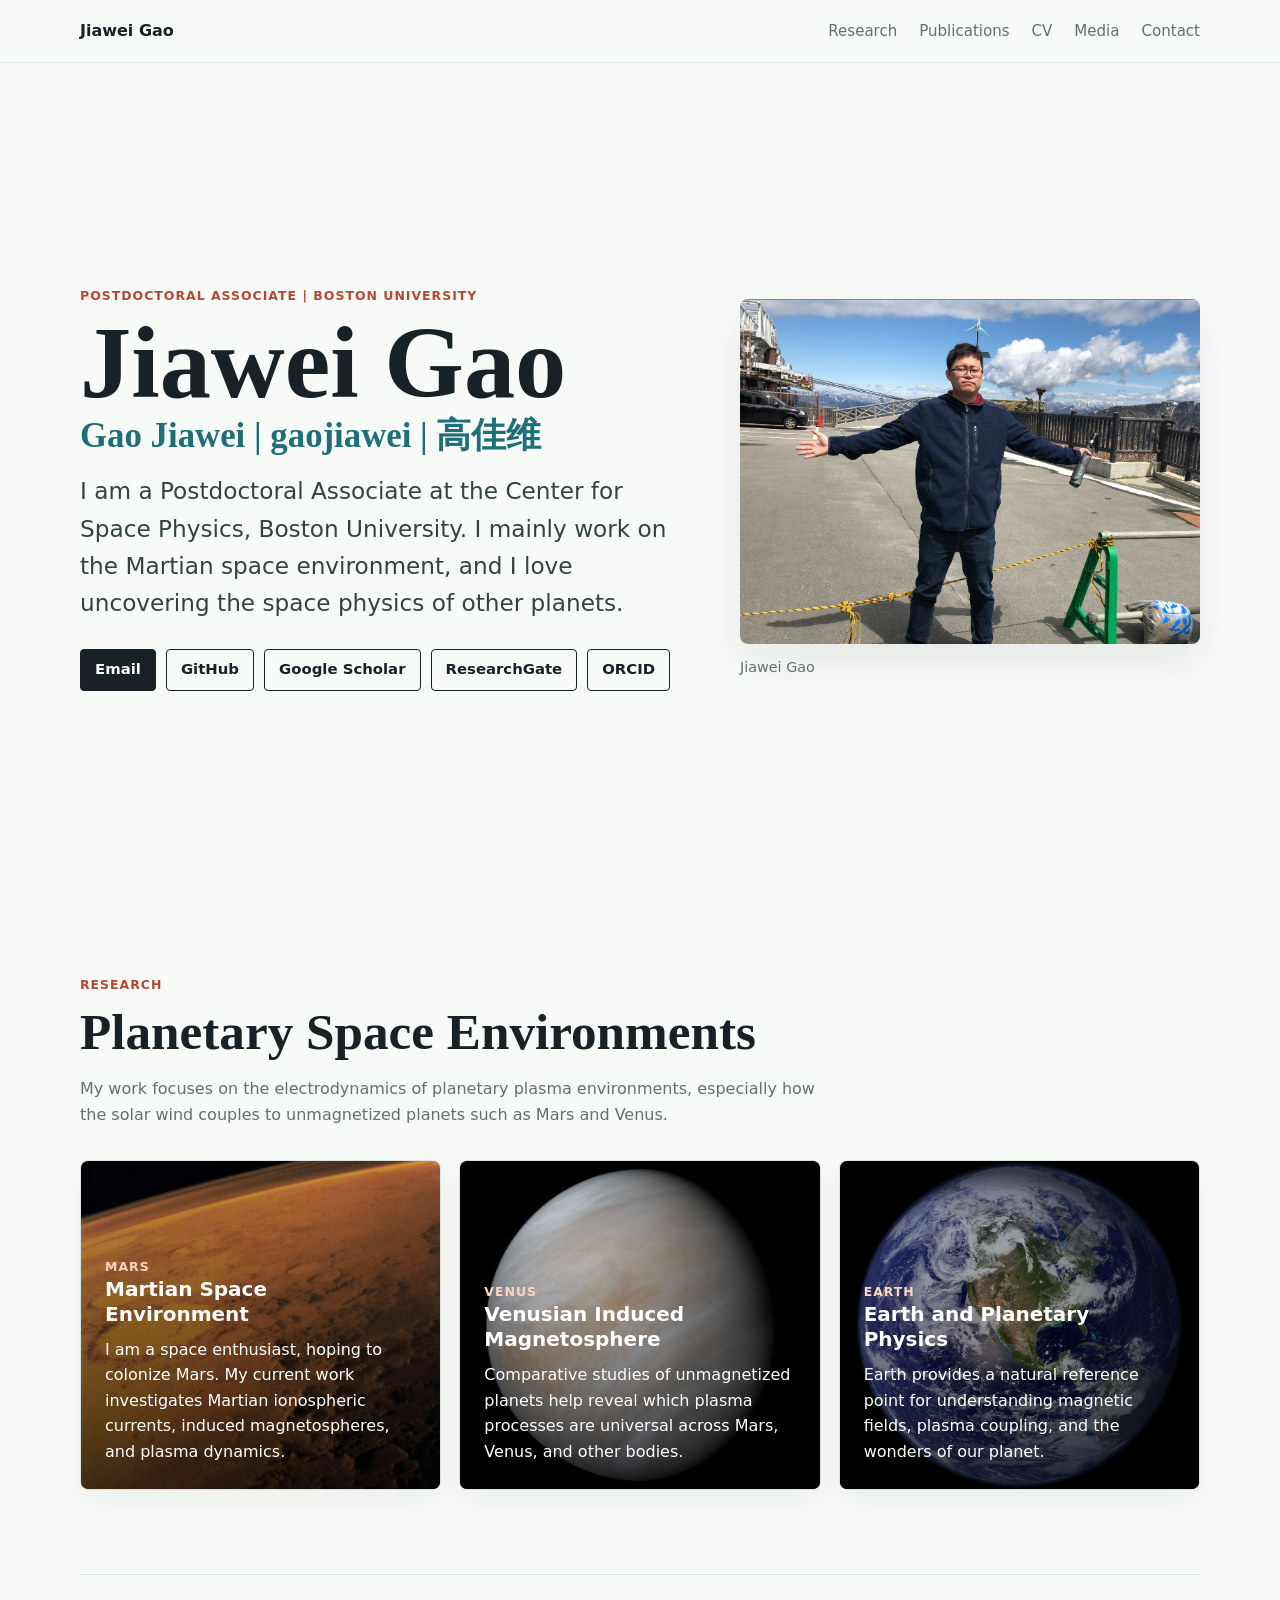
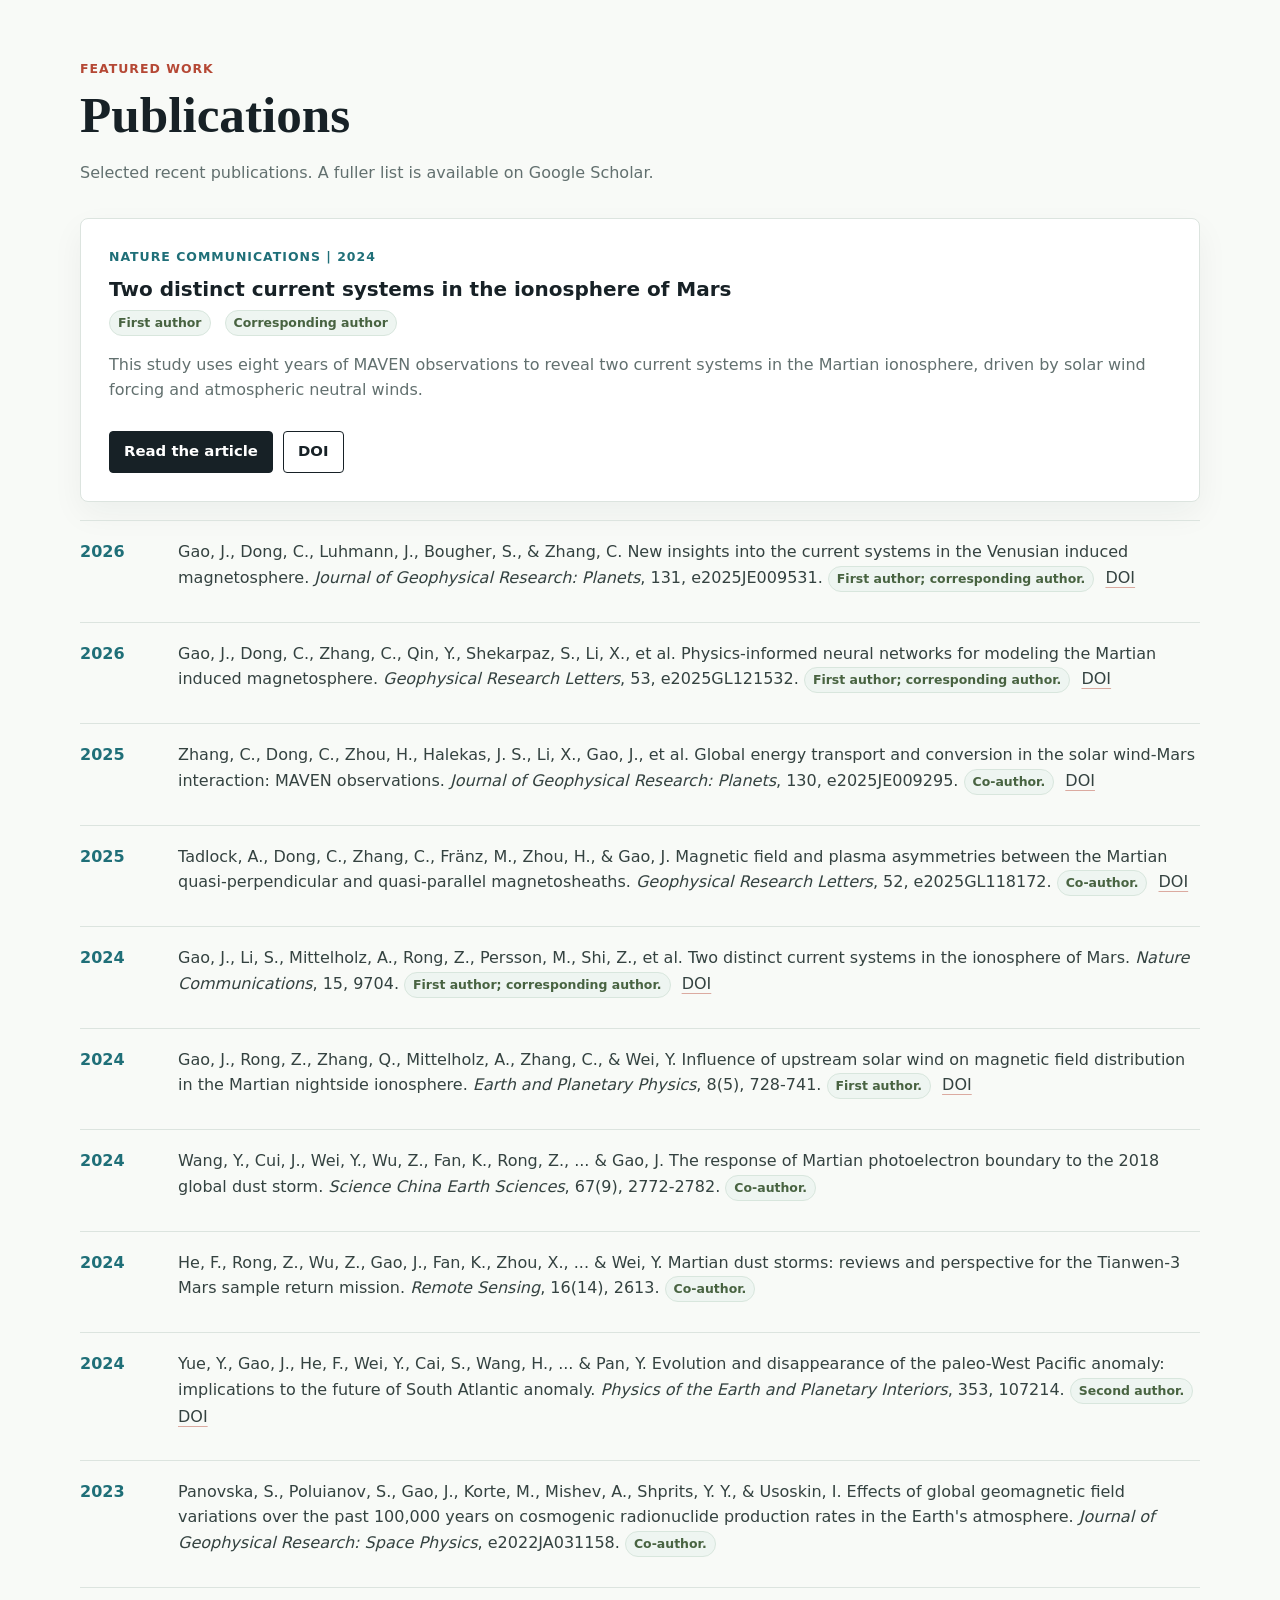
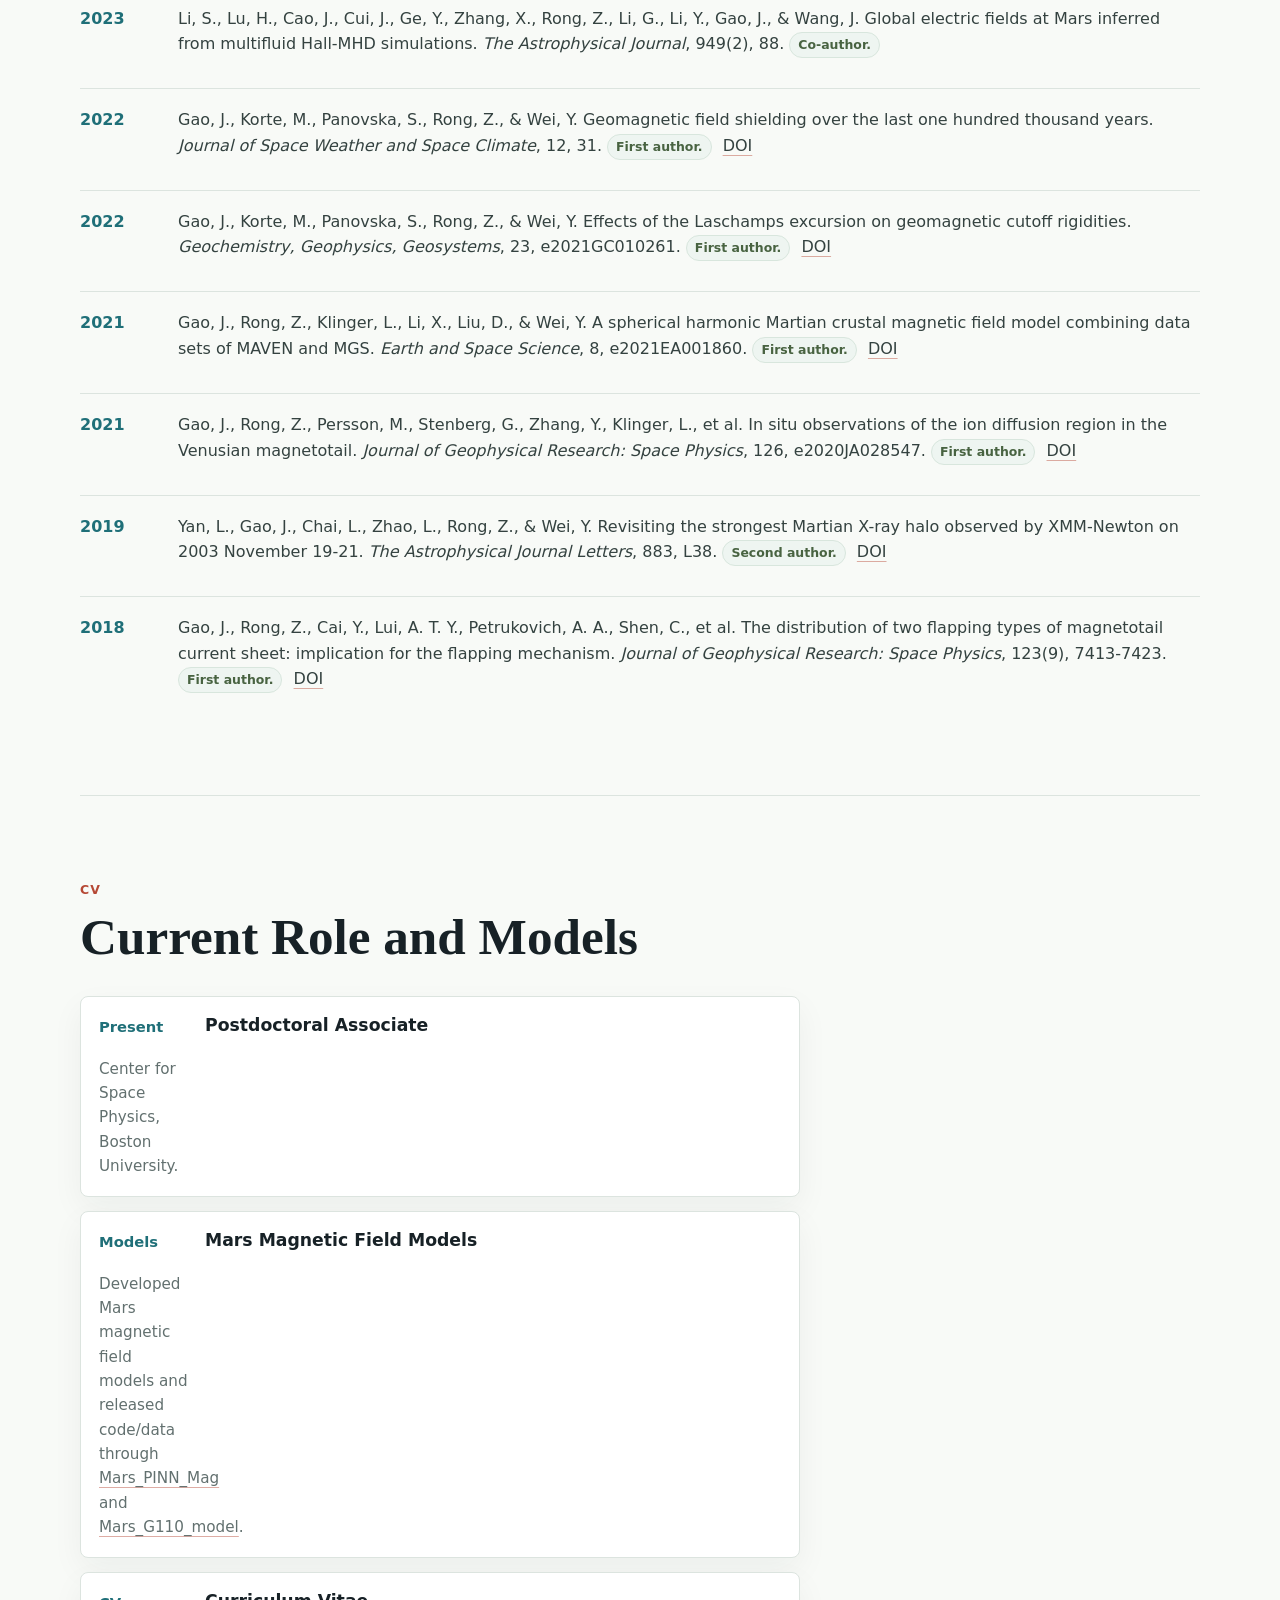
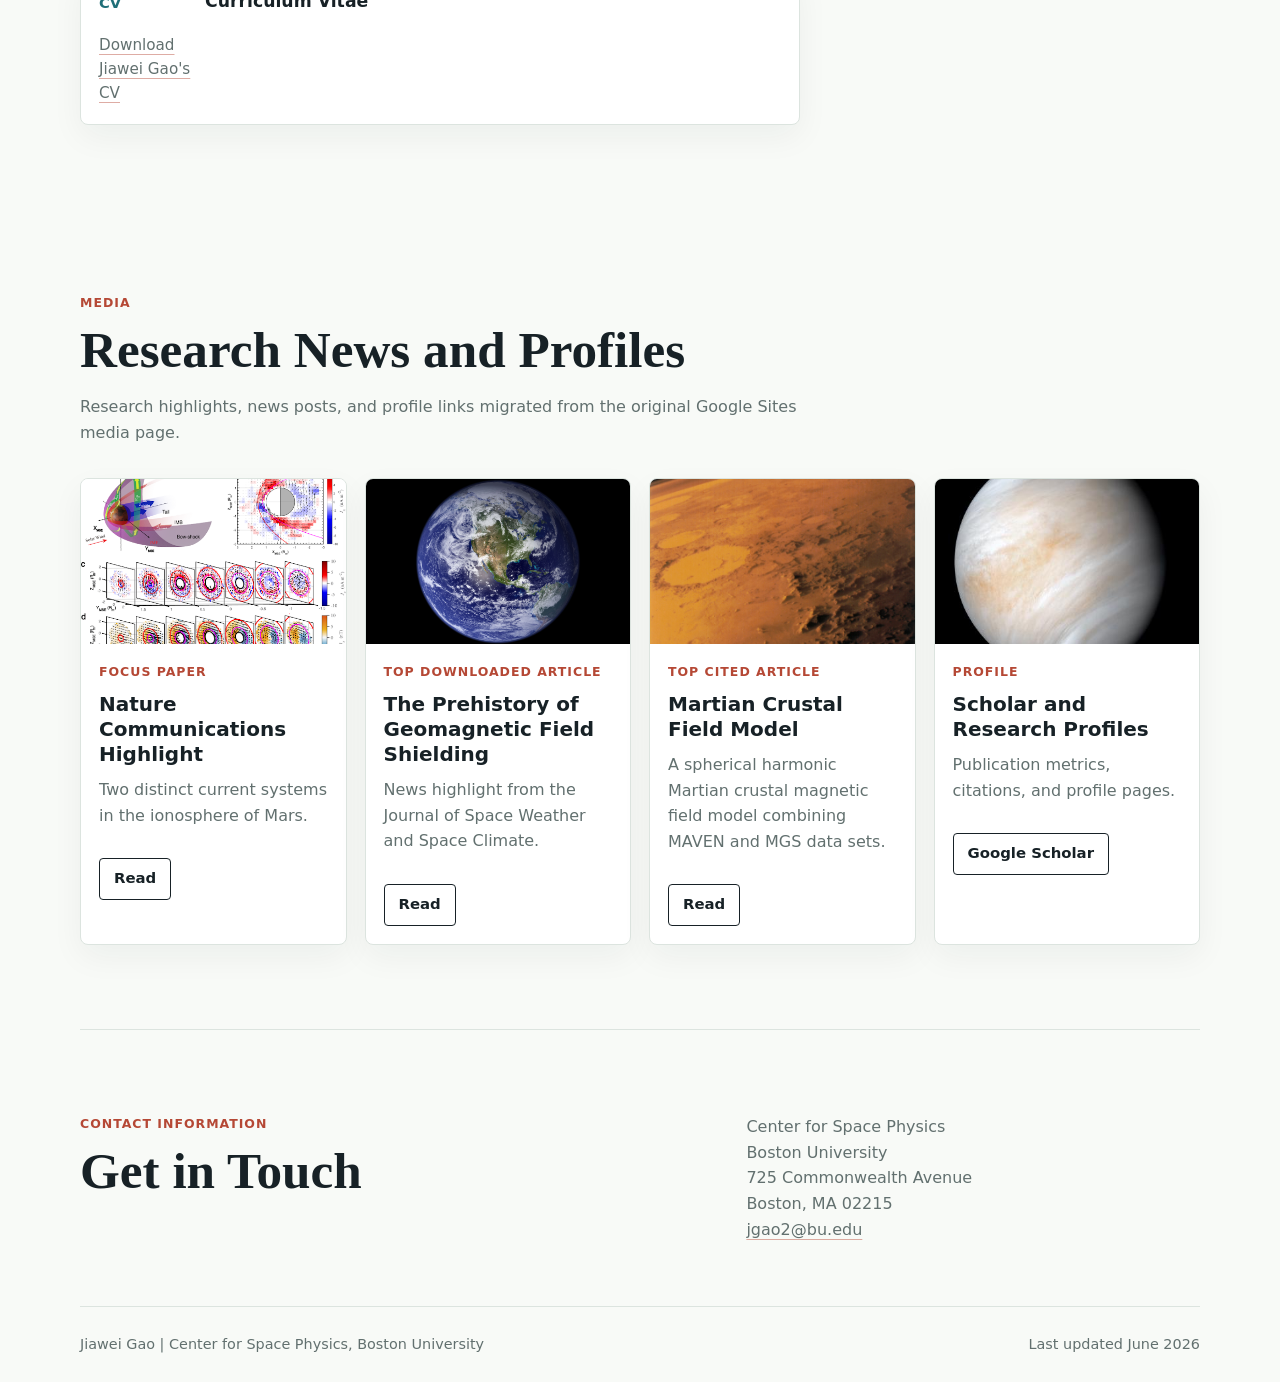
<file: index.html>
<!doctype html>
<html lang="en">
  <head>
    <meta charset="utf-8">
    <meta name="viewport" content="width=device-width, initial-scale=1">
    <meta name="description" content="Jiawei Gao, also searched as Gao Jiawei, gaojiawei, or 高佳维, is a postdoctoral associate at Boston University working on planetary space physics and Martian magnetic field models.">
    <meta name="robots" content="index, follow">
    <link rel="canonical" href="https://gaojiawei321.github.io/">
    <meta property="og:title" content="Jiawei Gao 高佳维 | Boston University Planetary Space Physics">
    <meta property="og:description" content="Academic homepage of Jiawei Gao, also searched as Gao Jiawei or gaojiawei, postdoctoral associate at Boston University.">
    <meta property="og:type" content="profile">
    <meta property="og:url" content="https://gaojiawei321.github.io/">
    <meta property="og:image" content="https://gaojiawei321.github.io/assets/images/jiawei-home.png">
    <title>Jiawei Gao 高佳维 | Boston University Planetary Space Physics</title>
    <link rel="stylesheet" href="styles.css">
    <script type="application/ld+json">
      {
        "@context": "https://schema.org",
        "@type": "Person",
        "name": "Jiawei Gao",
        "alternateName": [
          "Gao Jiawei",
          "gaojiawei",
          "高佳维"
        ],
        "url": "https://gaojiawei321.github.io/",
        "image": "https://gaojiawei321.github.io/assets/images/jiawei-home.png",
        "jobTitle": "Postdoctoral Associate",
        "email": "mailto:jgao2@bu.edu",
        "affiliation": {
          "@type": "Organization",
          "name": "Center for Space Physics, Boston University"
        },
        "sameAs": [
          "https://scholar.google.com/citations?hl=en&user=bQGAVBQAAAAJ",
          "https://www.researchgate.net/profile/Jiawei-Gao-6",
          "https://orcid.org/0000-0003-4432-1132",
          "https://github.com/gaojiawei321"
        ],
        "knowsAbout": [
          "Planetary space physics",
          "Martian magnetic field models",
          "Mars ionosphere",
          "Induced magnetospheres",
          "Space plasma physics"
        ]
      }
    </script>
  </head>
  <body>
    <header class="site-header">
      <a class="brand" href="#home" aria-label="Jiawei Gao home">Jiawei Gao</a>
      <nav class="nav" aria-label="Main navigation">
        <a href="#research">Research</a>
        <a href="#publications">Publications</a>
        <a href="#cv">CV</a>
        <a href="#media">Media</a>
        <a href="#contact">Contact</a>
      </nav>
    </header>

    <main id="home">
      <section class="hero" aria-labelledby="hero-title">
        <div class="hero-copy">
          <p class="eyebrow">Postdoctoral Associate | Boston University</p>
          <h1 id="hero-title">Jiawei Gao <span>Gao Jiawei | gaojiawei | 高佳维</span></h1>
          <p class="lead">
            I am a Postdoctoral Associate at the Center for Space Physics, Boston
            University. I mainly work on the Martian space environment, and I love
            uncovering the space physics of other planets.
          </p>
          <div class="hero-actions" aria-label="Profile links">
            <a href="mailto:jgao2@bu.edu">Email</a>
            <a href="https://github.com/gaojiawei321">GitHub</a>
            <a href="https://scholar.google.com/citations?hl=en&user=bQGAVBQAAAAJ">Google Scholar</a>
            <a href="https://www.researchgate.net/profile/Jiawei-Gao-6">ResearchGate</a>
            <a href="https://orcid.org/0000-0003-4432-1132">ORCID</a>
          </div>
        </div>
        <figure class="hero-visual">
          <img
            src="assets/images/jiawei-home.png"
            alt="Jiawei Gao outdoors with mountains in the background">
          <figcaption>Jiawei Gao</figcaption>
        </figure>
      </section>

      <section id="research" class="section" aria-labelledby="research-title">
        <div class="section-heading">
          <p class="section-kicker">Research</p>
          <h2 id="research-title">Planetary Space Environments</h2>
          <p>
            My work focuses on the electrodynamics of planetary plasma environments,
            especially how the solar wind couples to unmagnetized planets such as
            Mars and Venus.
          </p>
        </div>
        <div class="research-grid">
          <article class="research-card mars">
            <p class="tag">Mars</p>
            <h3>Martian Space Environment</h3>
            <p>
              I am a space enthusiast, hoping to colonize Mars. My current work
              investigates Martian ionospheric currents, induced magnetospheres,
              and plasma dynamics.
            </p>
          </article>
          <article class="research-card venus">
            <p class="tag">Venus</p>
            <h3>Venusian Induced Magnetosphere</h3>
            <p>
              Comparative studies of unmagnetized planets help reveal which
              plasma processes are universal across Mars, Venus, and other bodies.
            </p>
          </article>
          <article class="research-card earth">
            <p class="tag">Earth</p>
            <h3>Earth and Planetary Physics</h3>
            <p>
              Earth provides a natural reference point for understanding magnetic
              fields, plasma coupling, and the wonders of our planet.
            </p>
          </article>
        </div>
      </section>

      <section id="publications" class="section publications-section" aria-labelledby="publications-title">
        <div class="section-heading">
          <p class="section-kicker">Featured Work</p>
          <h2 id="publications-title">Publications</h2>
          <p>Selected recent publications. A fuller list is available on Google Scholar.</p>
        </div>
        <article class="publication">
          <p class="journal">Nature Communications | 2024</p>
          <h3>Two distinct current systems in the ionosphere of Mars</h3>
          <div class="role-tags">
            <span>First author</span>
            <span>Corresponding author</span>
          </div>
          <p>
            This study uses eight years of MAVEN observations to reveal two
            current systems in the Martian ionosphere, driven by solar wind
            forcing and atmospheric neutral winds.
          </p>
          <div class="publication-links">
            <a href="https://www.nature.com/articles/s41467-024-54073-9">Read the article</a>
            <a href="https://doi.org/10.1038/s41467-024-54073-9">DOI</a>
          </div>
        </article>
        <div class="publication-list">
          <article>
            <span>2026</span>
            <p>
              Gao, J., Dong, C., Luhmann, J., Bougher, S., & Zhang, C. New insights into the current systems in the Venusian induced magnetosphere. <em>Journal of Geophysical Research: Planets</em>, 131, e2025JE009531.
              <strong>First author; corresponding author.</strong>
              <a href="https://doi.org/10.1029/2025JE009531">DOI</a>
            </p>
          </article>
          <article>
            <span>2026</span>
            <p>
              Gao, J., Dong, C., Zhang, C., Qin, Y., Shekarpaz, S., Li, X., et al. Physics-informed neural networks for modeling the Martian induced magnetosphere. <em>Geophysical Research Letters</em>, 53, e2025GL121532.
              <strong>First author; corresponding author.</strong>
              <a href="https://doi.org/10.1029/2025GL121532">DOI</a>
            </p>
          </article>
          <article>
            <span>2025</span>
            <p>
              Zhang, C., Dong, C., Zhou, H., Halekas, J. S., Li, X., Gao, J., et al. Global energy transport and conversion in the solar wind-Mars interaction: MAVEN observations. <em>Journal of Geophysical Research: Planets</em>, 130, e2025JE009295.
              <strong>Co-author.</strong>
              <a href="https://doi.org/10.1029/2025JE009295">DOI</a>
            </p>
          </article>
          <article>
            <span>2025</span>
            <p>
              Tadlock, A., Dong, C., Zhang, C., Fränz, M., Zhou, H., & Gao, J. Magnetic field and plasma asymmetries between the Martian quasi-perpendicular and quasi-parallel magnetosheaths. <em>Geophysical Research Letters</em>, 52, e2025GL118172.
              <strong>Co-author.</strong>
              <a href="https://doi.org/10.1029/2025GL118172">DOI</a>
            </p>
          </article>
          <article>
            <span>2024</span>
            <p>
              Gao, J., Li, S., Mittelholz, A., Rong, Z., Persson, M., Shi, Z., et al. Two distinct current systems in the ionosphere of Mars. <em>Nature Communications</em>, 15, 9704.
              <strong>First author; corresponding author.</strong>
              <a href="https://doi.org/10.1038/s41467-024-54073-9">DOI</a>
            </p>
          </article>
          <article>
            <span>2024</span>
            <p>
              Gao, J., Rong, Z., Zhang, Q., Mittelholz, A., Zhang, C., & Wei, Y. Influence of upstream solar wind on magnetic field distribution in the Martian nightside ionosphere. <em>Earth and Planetary Physics</em>, 8(5), 728-741.
              <strong>First author.</strong>
              <a href="https://doi.org/10.26464/epp2024052">DOI</a>
            </p>
          </article>
          <article>
            <span>2024</span>
            <p>Wang, Y., Cui, J., Wei, Y., Wu, Z., Fan, K., Rong, Z., ... & Gao, J. The response of Martian photoelectron boundary to the 2018 global dust storm. <em>Science China Earth Sciences</em>, 67(9), 2772-2782. <strong>Co-author.</strong></p>
          </article>
          <article>
            <span>2024</span>
            <p>He, F., Rong, Z., Wu, Z., Gao, J., Fan, K., Zhou, X., ... & Wei, Y. Martian dust storms: reviews and perspective for the Tianwen-3 Mars sample return mission. <em>Remote Sensing</em>, 16(14), 2613. <strong>Co-author.</strong></p>
          </article>
          <article>
            <span>2024</span>
            <p>
              Yue, Y., Gao, J., He, F., Wei, Y., Cai, S., Wang, H., ... & Pan, Y. Evolution and disappearance of the paleo-West Pacific anomaly: implications to the future of South Atlantic anomaly. <em>Physics of the Earth and Planetary Interiors</em>, 353, 107214.
              <strong>Second author.</strong>
              <a href="https://doi.org/10.1016/j.pepi.2024.107214">DOI</a>
            </p>
          </article>
          <article>
            <span>2023</span>
            <p>Panovska, S., Poluianov, S., Gao, J., Korte, M., Mishev, A., Shprits, Y. Y., & Usoskin, I. Effects of global geomagnetic field variations over the past 100,000 years on cosmogenic radionuclide production rates in the Earth's atmosphere. <em>Journal of Geophysical Research: Space Physics</em>, e2022JA031158. <strong>Co-author.</strong></p>
          </article>
          <article>
            <span>2023</span>
            <p>Li, S., Lu, H., Cao, J., Cui, J., Ge, Y., Zhang, X., Rong, Z., Li, G., Li, Y., Gao, J., & Wang, J. Global electric fields at Mars inferred from multifluid Hall-MHD simulations. <em>The Astrophysical Journal</em>, 949(2), 88. <strong>Co-author.</strong></p>
          </article>
          <article>
            <span>2022</span>
            <p>
              Gao, J., Korte, M., Panovska, S., Rong, Z., & Wei, Y. Geomagnetic field shielding over the last one hundred thousand years. <em>Journal of Space Weather and Space Climate</em>, 12, 31.
              <strong>First author.</strong>
              <a href="https://doi.org/10.1051/swsc/2022027">DOI</a>
            </p>
          </article>
          <article>
            <span>2022</span>
            <p>
              Gao, J., Korte, M., Panovska, S., Rong, Z., & Wei, Y. Effects of the Laschamps excursion on geomagnetic cutoff rigidities. <em>Geochemistry, Geophysics, Geosystems</em>, 23, e2021GC010261.
              <strong>First author.</strong>
              <a href="https://doi.org/10.1029/2021GC010261">DOI</a>
            </p>
          </article>
          <article>
            <span>2021</span>
            <p>
              Gao, J., Rong, Z., Klinger, L., Li, X., Liu, D., & Wei, Y. A spherical harmonic Martian crustal magnetic field model combining data sets of MAVEN and MGS. <em>Earth and Space Science</em>, 8, e2021EA001860.
              <strong>First author.</strong>
              <a href="https://doi.org/10.1029/2021EA001860">DOI</a>
            </p>
          </article>
          <article>
            <span>2021</span>
            <p>
              Gao, J., Rong, Z., Persson, M., Stenberg, G., Zhang, Y., Klinger, L., et al. In situ observations of the ion diffusion region in the Venusian magnetotail. <em>Journal of Geophysical Research: Space Physics</em>, 126, e2020JA028547.
              <strong>First author.</strong>
              <a href="https://doi.org/10.1029/2020JA028547">DOI</a>
            </p>
          </article>
          <article>
            <span>2019</span>
            <p>
              Yan, L., Gao, J., Chai, L., Zhao, L., Rong, Z., & Wei, Y. Revisiting the strongest Martian X-ray halo observed by XMM-Newton on 2003 November 19-21. <em>The Astrophysical Journal Letters</em>, 883, L38.
              <strong>Second author.</strong>
              <a href="https://doi.org/10.3847/2041-8213/ab40c8">DOI</a>
            </p>
          </article>
          <article>
            <span>2018</span>
            <p>
              Gao, J., Rong, Z., Cai, Y., Lui, A. T. Y., Petrukovich, A. A., Shen, C., et al. The distribution of two flapping types of magnetotail current sheet: implication for the flapping mechanism. <em>Journal of Geophysical Research: Space Physics</em>, 123(9), 7413-7423.
              <strong>First author.</strong>
              <a href="https://doi.org/10.1029/2018JA025695">DOI</a>
            </p>
          </article>
        </div>
      </section>

      <section id="cv" class="section cv-section" aria-labelledby="cv-title">
        <div class="section-heading">
          <p class="section-kicker">CV</p>
          <h2 id="cv-title">Current Role and Models</h2>
        </div>
        <div class="timeline">
          <article>
            <span>Present</span>
            <h3>Postdoctoral Associate</h3>
            <p>Center for Space Physics, Boston University.</p>
          </article>
          <article>
            <span>Models</span>
            <h3>Mars Magnetic Field Models</h3>
            <p>
              Developed Mars magnetic field models and released code/data through
              <a href="https://github.com/gaojiawei321/Mars_PINN_Mag">Mars_PINN_Mag</a>
              and
              <a href="https://github.com/gaojiawei321/Mars_G110_model">Mars_G110_model</a>.
            </p>
          </article>
          <article>
            <span>CV</span>
            <h3>Curriculum Vitae</h3>
            <p><a href="assets/CV_JiaweiGao_202604.pdf">Download Jiawei Gao's CV</a></p>
          </article>
        </div>
      </section>

      <section id="media" class="section media-section" aria-labelledby="media-title">
        <div class="section-heading">
          <p class="section-kicker">Media</p>
          <h2 id="media-title">Research News and Profiles</h2>
          <p>
            Research highlights, news posts, and profile links migrated from the
            original Google Sites media page.
          </p>
        </div>
        <div class="media-grid">
          <article class="media-card">
            <img src="assets/images/media-nature-focus.jpg" alt="Nature Communications article preview">
            <div>
              <p class="tag">Focus Paper</p>
              <h3>Nature Communications Highlight</h3>
              <p>Two distinct current systems in the ionosphere of Mars.</p>
              <a href="https://www.nature.com/articles/s41467-024-54073-9">Read</a>
            </div>
          </article>
          <article class="media-card">
            <img src="assets/images/earth.jpg" alt="Earth from space">
            <div>
              <p class="tag">Top Downloaded Article</p>
              <h3>The Prehistory of Geomagnetic Field Shielding</h3>
              <p>News highlight from the Journal of Space Weather and Space Climate.</p>
              <a href="https://www.swsc-journal.org/news/349-the-prehistory-of-geomagnetic-field-shielding">Read</a>
            </div>
          </article>
          <article class="media-card">
            <img src="assets/images/mars-atmosphere.jpg" alt="Mars atmosphere">
            <div>
              <p class="tag">Top Cited Article</p>
              <h3>Martian Crustal Field Model</h3>
              <p>A spherical harmonic Martian crustal magnetic field model combining MAVEN and MGS data sets.</p>
              <a href="https://doi.org/10.1029/2021EA001860">Read</a>
            </div>
          </article>
          <article class="media-card">
            <img src="assets/images/venus.png" alt="Venus">
            <div>
              <p class="tag">Profile</p>
              <h3>Scholar and Research Profiles</h3>
              <p>Publication metrics, citations, and profile pages.</p>
              <a href="https://scholar.google.com/citations?hl=en&user=bQGAVBQAAAAJ">Google Scholar</a>
            </div>
          </article>
        </div>
      </section>

      <section id="contact" class="section contact-section" aria-labelledby="contact-title">
        <div>
          <p class="section-kicker">Contact Information</p>
          <h2 id="contact-title">Get in Touch</h2>
        </div>
        <address>
          Center for Space Physics<br>
          Boston University<br>
          725 Commonwealth Avenue<br>
          Boston, MA 02215<br>
          <a href="mailto:jgao2@bu.edu">jgao2@bu.edu</a>
        </address>
      </section>
    </main>

    <footer class="site-footer">
      <p>Jiawei Gao | Center for Space Physics, Boston University</p>
      <p>Last updated June 2026</p>
    </footer>
  </body>
</html>
</file>
<file: styles.css>
:root {
  --ink: #172126;
  --muted: #62706f;
  --line: #dce4df;
  --paper: #f8faf7;
  --panel: #ffffff;
  --accent: #b54835;
  --accent-2: #1f6f78;
  --accent-3: #486341;
  --shadow: 0 20px 45px rgba(24, 36, 34, 0.08);
}

* {
  box-sizing: border-box;
}

html {
  scroll-behavior: smooth;
}

body {
  margin: 0;
  background: var(--paper);
  color: var(--ink);
  font-family: Inter, ui-sans-serif, system-ui, -apple-system, BlinkMacSystemFont, "Segoe UI", sans-serif;
  line-height: 1.6;
}

a {
  color: inherit;
  text-decoration-color: rgba(181, 72, 53, 0.45);
  text-decoration-thickness: 1px;
  text-underline-offset: 4px;
}

a:hover {
  color: var(--accent);
}

img {
  display: block;
  width: 100%;
}

.site-header {
  position: sticky;
  top: 0;
  z-index: 10;
  display: flex;
  align-items: center;
  justify-content: space-between;
  gap: 24px;
  padding: 18px max(24px, calc((100vw - 1120px) / 2));
  background: rgba(248, 250, 247, 0.88);
  border-bottom: 1px solid rgba(220, 228, 223, 0.85);
  backdrop-filter: blur(18px);
}

.brand {
  font-weight: 800;
  text-decoration: none;
  white-space: nowrap;
}

.nav {
  display: flex;
  align-items: center;
  justify-content: flex-end;
  flex-wrap: wrap;
  gap: 10px 22px;
  color: var(--muted);
  font-size: 0.94rem;
}

.nav a {
  text-decoration: none;
}

.hero,
.section,
.notice {
  width: min(1120px, calc(100% - 48px));
  margin: 0 auto;
}

.hero {
  display: grid;
  grid-template-columns: minmax(0, 1.05fr) minmax(320px, 0.8fr);
  gap: 56px;
  align-items: center;
  min-height: calc(100vh - 72px);
  padding: 72px 0 48px;
}

.eyebrow,
.section-kicker,
.tag,
.journal {
  margin: 0 0 10px;
  color: var(--accent);
  font-size: 0.78rem;
  font-weight: 800;
  letter-spacing: 0.08em;
  text-transform: uppercase;
}

h1,
h2,
h3,
p {
  margin-top: 0;
}

h1 {
  max-width: 760px;
  margin-bottom: 20px;
  font-family: Georgia, "Times New Roman", serif;
  font-size: clamp(3.25rem, 8vw, 6.6rem);
  line-height: 0.92;
  letter-spacing: 0;
}

h1 span {
  display: block;
  margin-top: 10px;
  color: var(--accent-2);
  font-size: 0.34em;
  font-family: inherit;
}

h2 {
  margin-bottom: 18px;
  font-family: Georgia, "Times New Roman", serif;
  font-size: clamp(2rem, 4vw, 3.25rem);
  line-height: 1.05;
}

h3 {
  margin-bottom: 10px;
  font-size: 1.25rem;
  line-height: 1.25;
}

.lead {
  max-width: 720px;
  color: #344240;
  font-size: clamp(1.15rem, 2vw, 1.45rem);
}

.hero-actions,
.publication-links,
.media-card a {
  display: flex;
  flex-wrap: wrap;
  gap: 10px;
  margin-top: 28px;
}

.hero-actions a,
.publication-links a,
.media-card a {
  display: inline-flex;
  min-height: 42px;
  align-items: center;
  justify-content: center;
  padding: 8px 14px;
  background: var(--ink);
  color: #fff;
  border: 1px solid var(--ink);
  border-radius: 4px;
  font-size: 0.93rem;
  font-weight: 700;
  text-decoration: none;
}

.hero-actions a:nth-child(n+2),
.publication-links a:nth-child(n+2) {
  background: transparent;
  color: var(--ink);
}

.hero-actions a:hover,
.publication-links a:hover,
.media-card a:hover {
  border-color: var(--accent);
  color: var(--accent);
}

.hero-visual {
  margin: 0;
}

.hero-visual img {
  aspect-ratio: 4 / 3;
  object-fit: cover;
  border-radius: 8px;
  box-shadow: var(--shadow);
}

.hero-visual figcaption {
  margin-top: 12px;
  color: var(--muted);
  font-size: 0.9rem;
}

.notice {
  padding: 28px;
  background: #fff7f2;
  border: 1px solid #f0d9cf;
  border-radius: 8px;
}

.notice p:last-child {
  margin-bottom: 0;
}

.section {
  padding: 84px 0;
  border-bottom: 1px solid var(--line);
}

.section-heading {
  max-width: 760px;
  margin-bottom: 32px;
}

.section-heading p:last-child {
  color: var(--muted);
}

.research-grid {
  display: grid;
  grid-template-columns: repeat(3, minmax(0, 1fr));
  gap: 18px;
}

.research-card,
.publication,
.timeline article {
  background: var(--panel);
  border: 1px solid var(--line);
  border-radius: 8px;
  box-shadow: 0 12px 32px rgba(24, 36, 34, 0.05);
}

.research-card {
  min-height: 330px;
  display: flex;
  flex-direction: column;
  justify-content: flex-end;
  padding: 24px;
  color: #fff;
  background-size: cover;
  background-position: center;
  overflow: hidden;
  position: relative;
}

.research-card::before {
  content: "";
  position: absolute;
  inset: 0;
  background: linear-gradient(180deg, rgba(0, 0, 0, 0.08), rgba(0, 0, 0, 0.72));
}

.research-card > * {
  position: relative;
}

.research-card p {
  margin-bottom: 0;
}

.research-card .tag {
  color: #ffd4c4;
}

.mars {
  background-image: url("assets/images/mars-atmosphere.jpg");
}

.venus {
  background-image: url("assets/images/venus.png");
}

.earth {
  background-image: url("assets/images/earth.jpg");
}

.publication {
  padding: 28px;
  margin-bottom: 18px;
}

.publication p {
  color: var(--muted);
}

.publication .journal {
  color: var(--accent-2);
}

.role-tags {
  display: flex;
  flex-wrap: wrap;
  gap: 8px;
  margin: -2px 0 16px;
}

.role-tags span,
.publication-list strong {
  display: inline-flex;
  align-items: center;
  margin-right: 6px;
  padding: 2px 8px;
  background: #eef5f1;
  color: var(--accent-3);
  border: 1px solid #d8e6dd;
  border-radius: 999px;
  font-size: 0.78rem;
  font-weight: 800;
  line-height: 1.6;
}

.publication-list {
  display: grid;
  gap: 12px;
}

.publication-list article {
  display: grid;
  grid-template-columns: 80px 1fr;
  gap: 18px;
  padding: 18px 0;
  border-top: 1px solid var(--line);
}

.publication-list span {
  color: var(--accent-2);
  font-weight: 800;
}

.publication-list p {
  margin-bottom: 0;
  color: #344240;
}

.cv-section {
  border-bottom: 0;
}

.timeline {
  display: grid;
  gap: 14px;
}

.timeline article {
  display: grid;
  max-width: 720px;
  grid-template-columns: 92px minmax(0, 560px);
  gap: 14px;
  padding: 18px;
}

.timeline span {
  color: var(--accent-2);
  font-size: 0.92rem;
  font-weight: 800;
}

.timeline h3 {
  margin-bottom: 6px;
  font-size: 1.08rem;
}

.timeline p {
  margin-bottom: 0;
  color: var(--muted);
  font-size: 0.95rem;
}

.contact-section {
  display: grid;
  grid-template-columns: 0.58fr 0.42fr;
  gap: 40px;
  align-items: start;
}

.contact-section address {
  color: var(--muted);
}

.media-grid {
  display: grid;
  grid-template-columns: repeat(4, minmax(0, 1fr));
  gap: 18px;
}

.media-card {
  overflow: hidden;
  background: var(--panel);
  border: 1px solid var(--line);
  border-radius: 8px;
  box-shadow: 0 12px 32px rgba(24, 36, 34, 0.05);
}

.media-card img {
  aspect-ratio: 16 / 10;
  object-fit: cover;
}

.media-card div {
  padding: 18px;
}

.media-card p:not(.tag) {
  color: var(--muted);
}

.media-card a {
  width: fit-content;
  margin-top: 14px;
  background: transparent;
  color: var(--ink);
}

.contact-section {
  padding-bottom: 64px;
}

address {
  font-style: normal;
}

.site-footer {
  display: flex;
  justify-content: space-between;
  gap: 20px;
  padding: 26px max(24px, calc((100vw - 1120px) / 2));
  color: var(--muted);
  font-size: 0.9rem;
}

.site-footer p {
  margin: 0;
}

@media (max-width: 860px) {
  .site-header {
    align-items: flex-start;
    flex-direction: column;
  }

  .nav {
    justify-content: flex-start;
  }

  .hero {
    grid-template-columns: 1fr;
    min-height: auto;
    padding-top: 48px;
  }

  .hero-visual img {
    aspect-ratio: 16 / 10;
  }

  .research-grid,
  .media-grid,
  .media-section,
  .contact-section {
    grid-template-columns: 1fr;
  }

  .publication-list article {
    grid-template-columns: 1fr;
    gap: 6px;
  }

  .timeline article {
    grid-template-columns: 1fr;
    gap: 8px;
  }
}

@media (max-width: 560px) {
  .hero,
  .section,
  .notice {
    width: min(100% - 32px, 1120px);
  }

  .hero-actions a,
  .publication-links a,
  .media-link {
    width: 100%;
  }

  .site-footer {
    flex-direction: column;
  }
}
</file>
